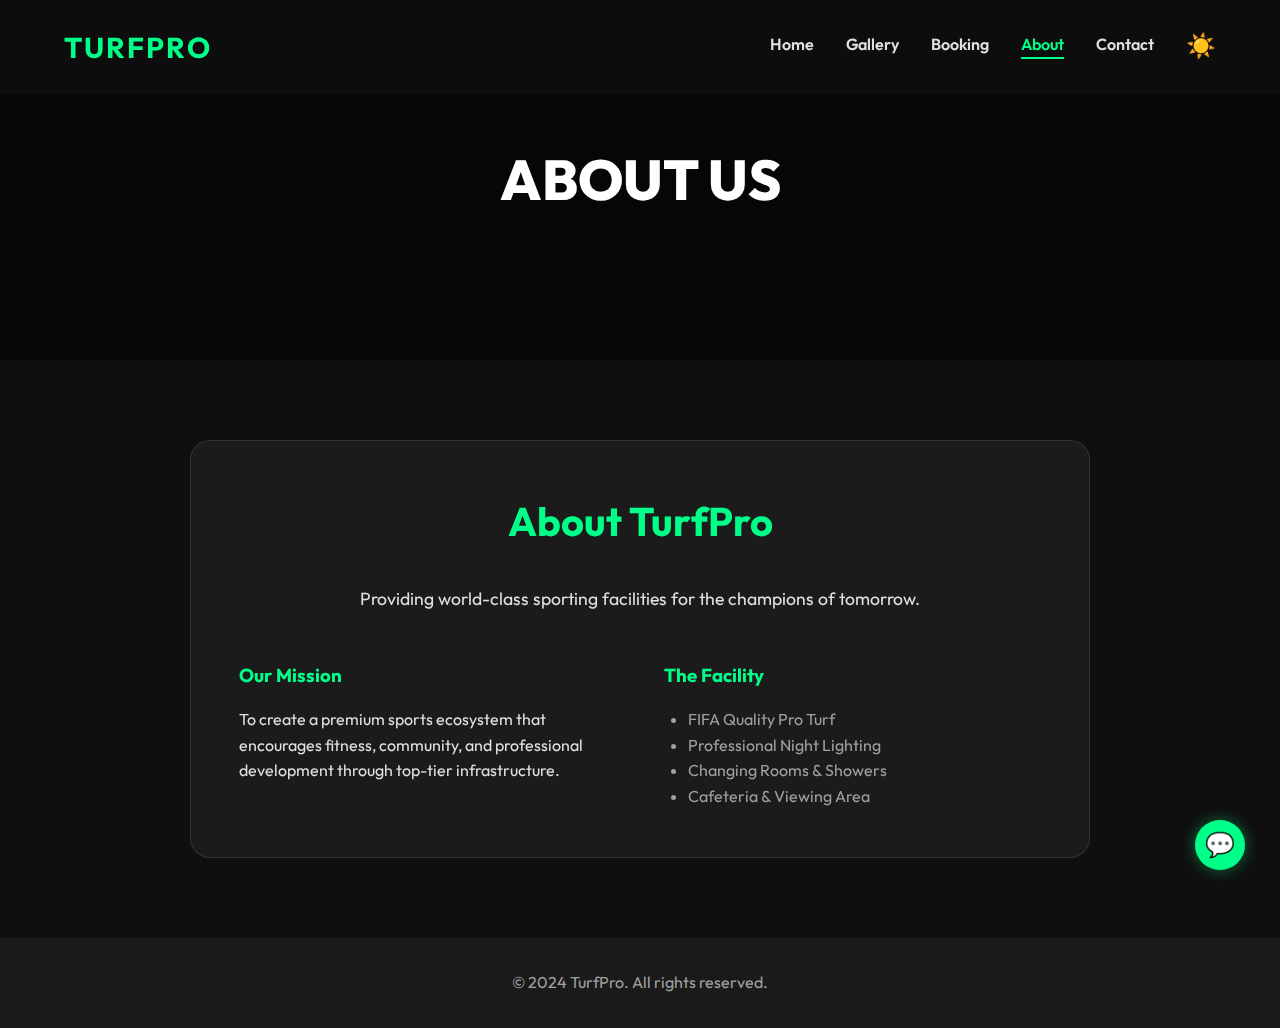
<file: about.html>
<!DOCTYPE html>
<html lang="en">

<head>
    <meta charset="UTF-8">
    <meta name="viewport" content="width=device-width, initial-scale=1.0">
    <title>About Us | TurfPro</title>
    <link rel="stylesheet" href="css/style.css">
</head>

<body>

    <header>
        <div class="logo">TurfPro</div>
        <nav>
            <ul>
                <li><a href="index.html">Home</a></li>
                <li><a href="gallery.html">Gallery</a></li>
                <li><a href="booking.html">Booking</a></li>
                <li><a href="about.html" class="active">About</a></li>
                <li><a href="contact.html">Contact</a></li>
                <li><button id="themeToggle" class="btn-icon">☀️</button></li>
            </ul>
        </nav>
    </header>

    <div class="page-header">
        <div class="page-header-content">
            <h1>About Us</h1>
        </div>
    </div>

    <section class="about-section">
        <div class="glass" style="padding: 3rem; border-radius: 20px; max-width: 900px; margin: 0 auto;">
            <div style="text-align: center; margin-bottom: 3rem;">
                <h2>About TurfPro</h2>
                <p style="font-size: 1.1rem; color: var(--text-color);">
                    Providing world-class sporting facilities for the champions of tomorrow.
                </p>
            </div>

            <div style="display: grid; grid-template-columns: 1fr 1fr; gap: 3rem; text-align: left;">
                <div>
                    <h3 style="color: var(--accent-color); margin-bottom: 1rem;">Our Mission</h3>
                    <p>To create a premium sports ecosystem that encourages fitness, community, and professional
                        development through top-tier infrastructure.</p>
                </div>
                <div>
                    <h3 style="color: var(--accent-color); margin-bottom: 1rem;">The Facility</h3>
                    <ul style="list-style: disc; padding-left: 1.5rem; color: var(--text-muted);">
                        <li>FIFA Quality Pro Turf</li>
                        <li>Professional Night Lighting</li>
                        <li>Changing Rooms & Showers</li>
                        <li>Cafeteria & Viewing Area</li>
                    </ul>
                </div>
            </div>
        </div>
    </section>

    <footer>
        <p>&copy; 2024 TurfPro. All rights reserved.</p>
    </footer>

    <script src="js/main.js"></script>
</body>

</html>
</file>
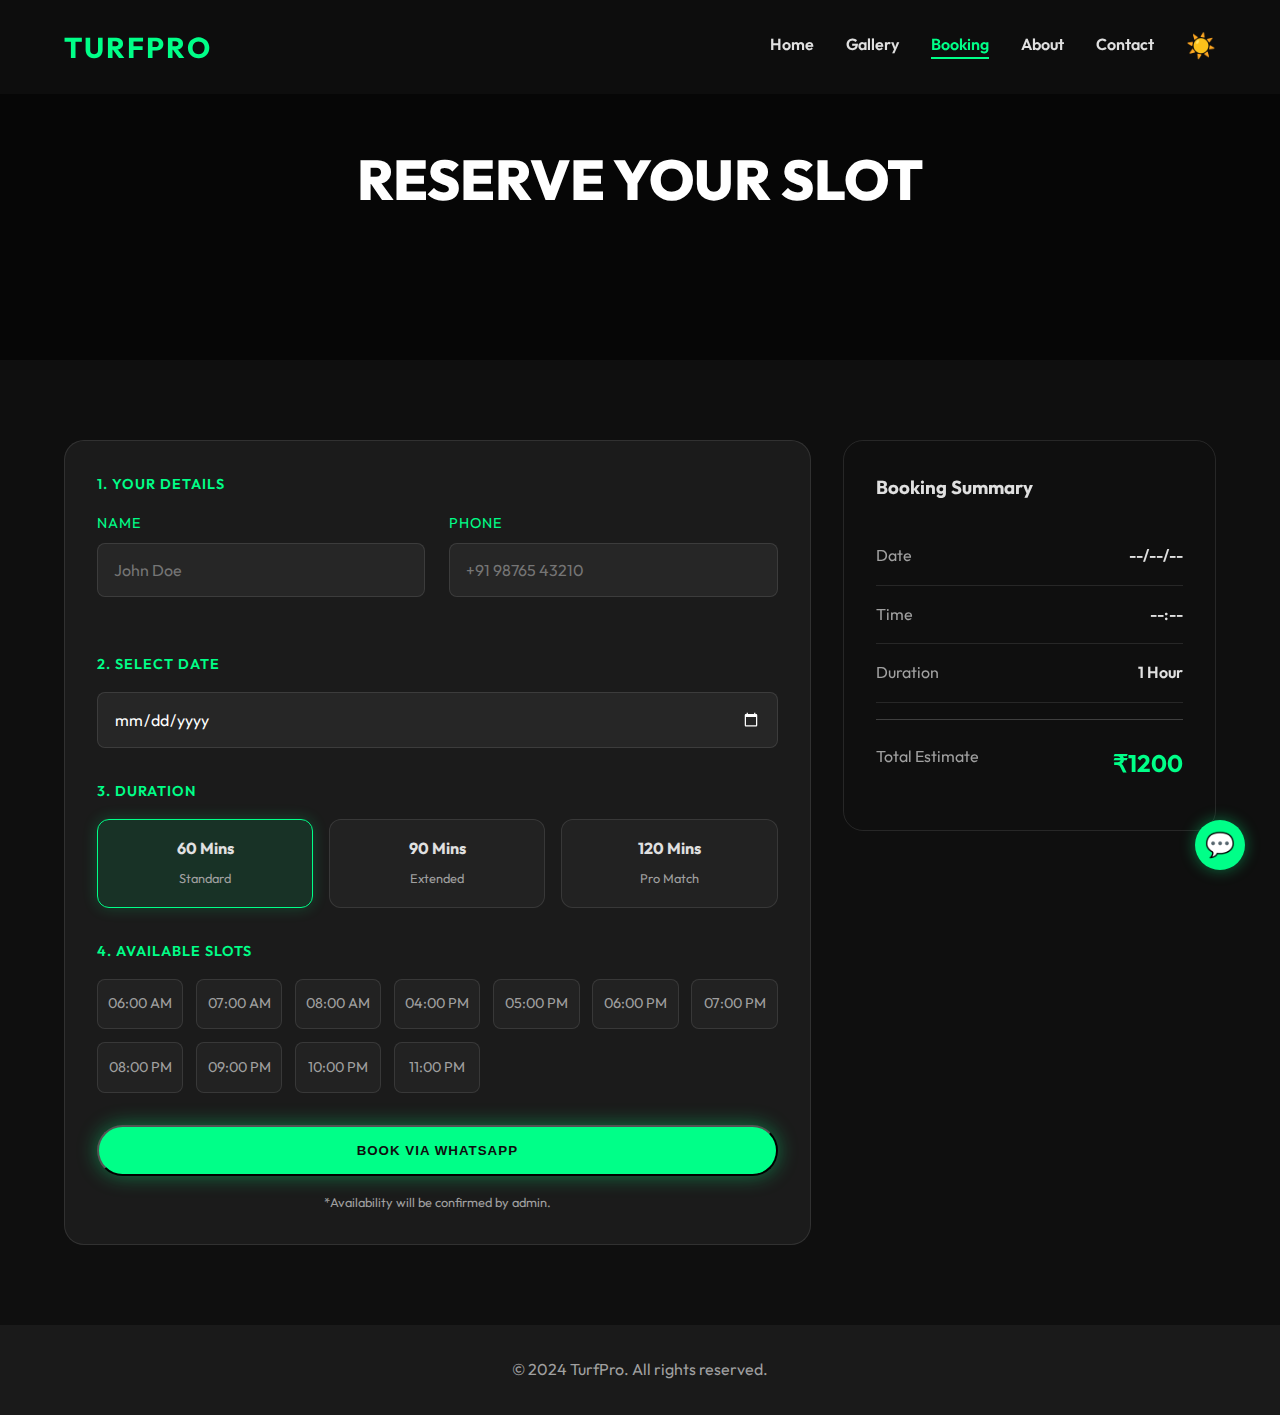
<file: booking.html>
<!DOCTYPE html>
<html lang="en">

<head>
    <meta charset="UTF-8">
    <meta name="viewport" content="width=device-width, initial-scale=1.0">
    <title>Book Now | TurfPro</title>
    <link rel="stylesheet" href="css/style.css">
</head>

<body>

    <header>
        <div class="logo">TurfPro</div>
        <nav>
            <ul>
                <li><a href="index.html">Home</a></li>
                <li><a href="gallery.html">Gallery</a></li>
                <li><a href="booking.html" class="active">Booking</a></li>
                <li><a href="about.html">About</a></li>
                <li><a href="contact.html">Contact</a></li>
                <li><button id="themeToggle" class="btn-icon">☀️</button></li>
            </ul>
        </nav>
    </header>

    <div class="page-header">
        <div class="page-header-content">
            <h1>Reserve Your Slot</h1>
        </div>
    </div>

    <section class="booking-section">
        <div class="booking-container reveal">
            <!-- Left: Booking Form Options -->
            <div class="booking-form-card">
                <form id="bookingForm">
                    <!-- Personal Info -->
                    <div style="margin-bottom: 2rem;">
                        <h3 class="section-label">1. Your Details</h3>
                        <div class="form-row">
                            <div class="form-group">
                                <label for="name">Name</label>
                                <input type="text" id="name" required placeholder="John Doe">
                            </div>
                            <div class="form-group">
                                <label for="phone">Phone</label>
                                <input type="tel" id="phone" required placeholder="+91 98765 43210">
                            </div>
                        </div>
                    </div>

                    <!-- Date Selection -->
                    <div style="margin-bottom: 2rem;">
                        <h3 class="section-label">2. Select Date</h3>
                        <input type="date" id="date" required>
                    </div>

                    <!-- Duration Selection -->
                    <div style="margin-bottom: 2rem;">
                        <h3 class="section-label">3. Duration</h3>
                        <div class="options-grid" id="durationOptions">
                            <div class="option-card selected" data-value="1 Hour">
                                <h4>60 Mins</h4>
                                <span>Standard</span>
                            </div>
                            <div class="option-card" data-value="1.5 Hours">
                                <h4>90 Mins</h4>
                                <span>Extended</span>
                            </div>
                            <div class="option-card" data-value="2 Hours">
                                <h4>120 Mins</h4>
                                <span>Pro Match</span>
                            </div>
                        </div>
                        <input type="hidden" id="duration" value="1 Hour">
                    </div>

                    <!-- Time Slot Selection -->
                    <div style="margin-bottom: 2rem;">
                        <h3 class="section-label">4. Available Slots</h3>
                        <div class="time-grid" id="timeSlots">
                            <!-- JS will generate these -->
                            <div class="time-slot" data-time="06:00 AM">06:00 AM</div>
                            <div class="time-slot" data-time="07:00 AM">07:00 AM</div>
                            <div class="time-slot" data-time="08:00 AM">08:00 AM</div>
                            <div class="time-slot" data-time="04:00 PM">04:00 PM</div>
                            <div class="time-slot" data-time="05:00 PM">05:00 PM</div>
                            <div class="time-slot" data-time="06:00 PM">06:00 PM</div>
                            <div class="time-slot" data-time="07:00 PM">07:00 PM</div>
                            <div class="time-slot" data-time="08:00 PM">08:00 PM</div>
                            <div class="time-slot" data-time="09:00 PM">09:00 PM</div>
                            <div class="time-slot" data-time="10:00 PM">10:00 PM</div>
                            <div class="time-slot" data-time="11:00 PM">11:00 PM</div>
                        </div>
                        <input type="hidden" id="time" required>
                    </div>

                    <button type="submit" class="btn" style="width: 100%;">Book via WhatsApp</button>
                    <p style="text-align: center; margin-top: 1rem; font-size: 0.8rem; color: var(--text-muted);">
                        *Availability will be confirmed by admin.
                    </p>
                </form>
            </div>

            <!-- Right: Live Summary -->
            <div class="booking-summary">
                <h3 style="margin-bottom: 1.5rem;">Booking Summary</h3>

                <div class="summary-row">
                    <span class="summary-label">Date</span>
                    <span class="summary-value" id="summaryDate">--/--/--</span>
                </div>
                <div class="summary-row">
                    <span class="summary-label">Time</span>
                    <span class="summary-value" id="summaryTime">--:--</span>
                </div>
                <div class="summary-row">
                    <span class="summary-label">Duration</span>
                    <span class="summary-value" id="summaryDuration">1 Hour</span>
                </div>

                <div class="summary-row">
                    <span class="summary-label">Total Estimate</span>
                    <span class="summary-value total-price" id="summaryPrice">₹1200</span>
                </div>
            </div>
        </div>
    </section>

    <footer>
        <p>&copy; 2024 TurfPro. All rights reserved.</p>
    </footer>

    <script src="js/main.js"></script>
</body>

</html>
</file>
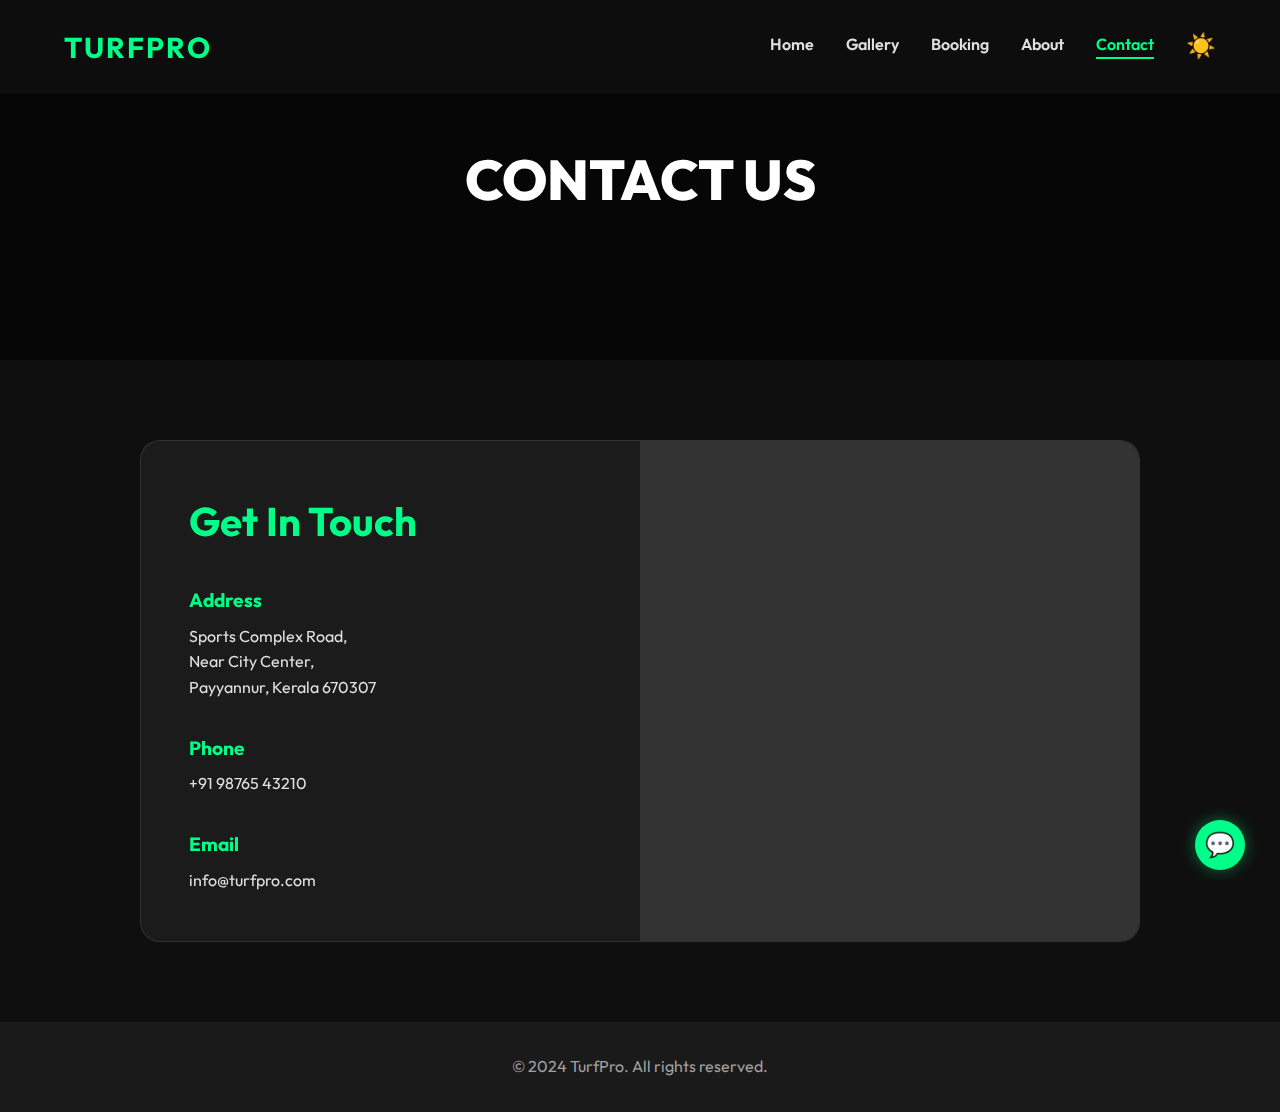
<file: contact.html>
<!DOCTYPE html>
<html lang="en">

<head>
    <meta charset="UTF-8">
    <meta name="viewport" content="width=device-width, initial-scale=1.0">
    <title>Contact Us | TurfPro</title>
    <link rel="stylesheet" href="css/style.css">
</head>

<body>

    <header>
        <div class="logo">TurfPro</div>
        <nav>
            <ul>
                <li><a href="index.html">Home</a></li>
                <li><a href="gallery.html">Gallery</a></li>
                <li><a href="booking.html">Booking</a></li>
                <li><a href="about.html">About</a></li>
                <li><a href="contact.html" class="active">Contact</a></li>
                <li><button id="themeToggle" class="btn-icon">☀️</button></li>
            </ul>
        </nav>
    </header>

    <div class="page-header">
        <div class="page-header-content">
            <h1>Contact Us</h1>
        </div>
    </div>

    <section class="contact-section" style="padding: 5rem 5%;">
        <div class="glass"
            style="max-width: 1000px; margin: 0 auto; display: grid; grid-template-columns: 1fr 1fr; border-radius: 20px; overflow: hidden;">
            <!-- Contact Info -->
            <div style="padding: 3rem;">
                <h2 style="margin-bottom: 2rem;">Get In Touch</h2>

                <div style="margin-bottom: 2rem;">
                    <h3 style="color: var(--accent-color); font-size: 1.2rem; margin-bottom: 0.5rem;">Address</h3>
                    <p>Sports Complex Road, <br>Near City Center, <br>Payyannur, Kerala 670307</p>
                </div>

                <div style="margin-bottom: 2rem;">
                    <h3 style="color: var(--accent-color); font-size: 1.2rem; margin-bottom: 0.5rem;">Phone</h3>
                    <p><a href="tel:+919876543210">+91 98765 43210</a></p>
                </div>

                <div>
                    <h3 style="color: var(--accent-color); font-size: 1.2rem; margin-bottom: 0.5rem;">Email</h3>
                    <p><a href="mailto:info@turfpro.com">info@turfpro.com</a></p>
                </div>
            </div>

            <!-- Map Placeholder -->
            <div
                style="background-color: #333; min-height: 400px; display: flex; align-items: center; justify-content: center; color: #888;">
                <!-- User can replace iframe here -->
                <!-- <p>Google Map Placeholder</p>
                Example Map Iframe (Commented out): -->
<iframe
  src="https://maps.google.com/maps?q=8.4163371,77.0871614&z=15&output=embed"
  width="100%"
  height="100%"
  style="border:0;"
  loading="lazy">
</iframe>
               
            </div>
        </div>
    </section>

    <footer>
        <p>&copy; 2024 TurfPro. All rights reserved.</p>
    </footer>

    <script src="js/main.js"></script>
</body>

</html>
</file>
<file: css/style.css>
@import url('https://fonts.googleapis.com/css2?family=Outfit:wght@300;400;600;700&display=swap');

:root {
    --primary-color: #0F0F0F;
    --secondary-color: #1A1A1A;
    --accent-color: #00FF88;
    /* Neon Green */
    --text-color: #E0E0E0;
    --text-muted: #A0A0A0;
    --glass-bg: rgba(255, 255, 255, 0.05);
    --glass-border: rgba(255, 255, 255, 0.1);
    --font-main: 'Outfit', sans-serif;
    --transition: all 0.3s ease;
    --header-bg: rgba(15, 15, 15, 0.8);
}

* {
    margin: 0;
    padding: 0;
    box-sizing: border-box;
}

body {
    font-family: var(--font-main);
    background-color: var(--primary-color);
    color: var(--text-color);
    line-height: 1.6;
    overflow-x: hidden;
}

a {
    text-decoration: none;
    color: inherit;
    transition: var(--transition);
}

ul {
    list-style: none;
}

/* Glassmorphism Utility */
.glass {
    background: var(--glass-bg);
    backdrop-filter: blur(10px);
    -webkit-backdrop-filter: blur(10px);
    border: 1px solid var(--glass-border);
}

/* Navbar */
header {
    position: fixed;
    top: 0;
    left: 0;
    width: 100%;
    z-index: 1000;
    padding: 1.5rem 5%;
    display: flex;
    justify-content: space-between;
    align-items: center;
    background: var(--header-bg);
    backdrop-filter: blur(15px);
}

.logo {
    font-size: 1.8rem;
    font-weight: 700;
    color: var(--accent-color);
    text-transform: uppercase;
    letter-spacing: 2px;
}

nav ul {
    display: flex;
    gap: 2rem;
}

nav a {
    font-weight: 600;
    font-size: 1rem;
    position: relative;
}

nav a:hover,
nav a.active {
    color: var(--accent-color);
}

nav a::after {
    content: '';
    position: absolute;
    bottom: -5px;
    left: 0;
    width: 0;
    height: 2px;
    background: var(--accent-color);
    transition: var(--transition);
}

nav a:hover::after,
nav a.active::after {
    width: 100%;
}

/* Buttons */
.btn {
    display: inline-block;
    padding: 1rem 2.5rem;
    background: var(--accent-color);
    color: var(--primary-color);
    font-weight: 700;
    text-transform: uppercase;
    border-radius: 50px;
    letter-spacing: 1px;
    box-shadow: 0 0 20px rgba(0, 255, 136, 0.4);
}

.btn:hover {
    transform: translateY(-3px);
    box-shadow: 0 0 30px rgba(0, 255, 136, 0.6);
}

.btn-outline {
    background: transparent;
    border: 2px solid var(--accent-color);
    color: var(--accent-color);
    box-shadow: none;
}

.btn-outline:hover {
    background: var(--accent-color);
    color: var(--primary-color);
}

/* Hero Section */
.hero {
    position: relative;
    height: 100vh;
    display: flex;
    align-items: center;
    justify-content: center;
    text-align: center;
    overflow: hidden;
}

.hero-video {
    position: absolute;
    top: 50%;
    left: 50%;
    min-width: 100%;
    min-height: 100%;
    width: auto;
    height: auto;
    transform: translate(-50%, -50%);
    z-index: -1;
    object-fit: cover;
    filter: brightness(0.4);
}

/* Page Headers */
.page-header {
    height: 40vh;
    background-image: url('https://images.unsplash.com/photo-1543351611-58f69d7c1781?auto=format&fit=crop&q=80&w=1920');
    /* Placeholder - Turf Image */
    background-size: cover;
    background-position: center;
    position: relative;
    display: flex;
    align-items: center;
    justify-content: center;
    text-align: center;
}

.page-header::before {
    content: '';
    position: absolute;
    top: 0;
    left: 0;
    width: 100%;
    height: 100%;
    background: rgba(0, 0, 0, 0.6);
}

.page-header-content {
    position: relative;
    z-index: 1;
}

.page-header h1 {
    font-size: 3.5rem;
    color: #fff;
    /* Always white on header image */
    text-transform: uppercase;
    font-weight: 800;
}

.hero-content {
    z-index: 1;
    max-width: 800px;
    padding: 0 20px;
}

.hero h1 {
    font-size: 4rem;
    font-weight: 800;
    margin-bottom: 1rem;
    line-height: 1.1;
}

.hero p {
    font-size: 1.2rem;
    color: var(--text-muted);
    margin-bottom: 2.5rem;
}

/* Section General */
section {
    padding: 5rem 5%;
}

h2 {
    font-size: 2.5rem;
    margin-bottom: 2rem;
    color: var(--accent-color);
}

/* Footer */
footer {
    background: var(--secondary-color);
    padding: 2rem 5%;
    text-align: center;
    color: var(--text-muted);
    margin-top: auto;
}

/* Form Styles */
.booking-section {
    min-height: 80vh;
    /* Reduced from 100vh */
    padding: 5rem 5%;
    display: flex;
    justify-content: center;
    align-items: flex-start;
}

.form-container {
    padding: 3rem;
    border-radius: 20px;
    width: 100%;
    max-width: 600px;
}

.form-group {
    margin-bottom: 1.5rem;
}

.form-row {
    display: flex;
    gap: 1.5rem;
}

.form-row .form-group {
    flex: 1;
}

label {
    display: block;
    margin-bottom: 0.5rem;
    color: var(--accent-color);
    font-size: 0.9rem;
    text-transform: uppercase;
    letter-spacing: 1px;
}

input,
select {
    width: 100%;
    padding: 1rem;
    background: rgba(255, 255, 255, 0.05);
    border: 1px solid var(--glass-border);
    border-radius: 8px;
    color: #fff;
    font-family: var(--font-main);
    font-size: 1rem;
    transition: var(--transition);
}

input:focus,
select:focus {
    outline: none;
    border-color: var(--accent-color);
    background: rgba(255, 255, 255, 0.1);
}

/* Adjust date/time input vibe */
input[type="date"]::-webkit-calendar-picker-indicator,
input[type="time"]::-webkit-calendar-picker-indicator {
    filter: invert(1);
    cursor: pointer;
}

option {
    background: var(--secondary-color);
    color: var(--text-color);
}

/* Gallery Styles */
.gallery-grid {
    display: grid;
    grid-template-columns: repeat(auto-fit, minmax(300px, 1fr));
    gap: 20px;
    margin-top: 2rem;
}

.gallery-item {
    border-radius: 15px;
    overflow: hidden;
    height: 250px;
    border: 1px solid var(--glass-border);
    transition: var(--transition);
}

.gallery-item:hover {
    transform: scale(1.02);
    box-shadow: 0 0 20px rgba(0, 255, 136, 0.2);
}

.gallery-item img {
    width: 100%;
    height: 100%;
    object-fit: cover;
    transition: var(--transition);
}

.gallery-item:hover img {
    transform: scale(1.1);
}

/* Light Mode Variables */
body.light-mode {
    --primary-color: #F5F5F5;
    --secondary-color: #FFFFFF;
    --text-color: #333333;
    --text-muted: #666666;
    --glass-bg: rgba(0, 0, 0, 0.05);
    /* Darker glass for light mode */
    --glass-border: rgba(0, 0, 0, 0.1);
    --header-bg: rgba(255, 255, 255, 0.8);
}

.btn-icon {
    background: transparent;
    border: none;
    color: var(--text-color);
    font-size: 1.5rem;
    cursor: pointer;
    transition: var(--transition);
}

.btn-icon:hover {
    color: var(--accent-color);
    transform: rotate(15deg);
}

/* Chatbot Styles */
/* Chatbot Styles REMOVED - Replaced below */

/* Upcoming Events Section */
.events-section {
    padding: 5rem 5%;
    background: var(--primary-color);
}

.events-grid {
    display: grid;
    grid-template-columns: repeat(auto-fit, minmax(300px, 1fr));
    gap: 2rem;
    margin-top: 2rem;
}

.event-card {
    background: var(--glass-bg);
    border: 1px solid var(--glass-border);
    padding: 2rem;
    border-radius: 15px;
    text-align: center;
    transition: var(--transition);
}

.event-card:hover {
    transform: translateY(-5px);
    box-shadow: 0 10px 20px rgba(0, 255, 136, 0.1);
    border-color: var(--accent-color);
}

.event-date {
    font-size: 0.9rem;
    color: var(--accent-color);
    font-weight: 600;
    margin-bottom: 0.5rem;
    display: block;
}

.event-card h3 {
    margin-bottom: 1rem;
    color: var(--text-color);
}

.event-card p {
    color: var(--text-muted);
    margin-bottom: 1.5rem;
    font-size: 0.95rem;
}

/* Recent Winners Section */
.winners-section {
    padding: 5rem 5%;
    background: var(--secondary-color);
}

.winner-grid {
    display: grid;
    grid-template-columns: repeat(auto-fit, minmax(250px, 1fr));
    gap: 1.5rem;
    margin-top: 2rem;
}

.winner-item {
    position: relative;
    border-radius: 15px;
    overflow: hidden;
    height: 300px;
    cursor: pointer;
}

.winner-item img {
    width: 100%;
    height: 100%;
    object-fit: cover;
    transition: transform 0.5s ease;
}

.winner-item:hover {
    box-shadow: 0 10px 30px rgba(0, 255, 136, 0.2);
}

.winner-item:hover img {
    transform: scale(1.15) rotate(1deg);
}

.winner-overlay {
    position: absolute;
    bottom: 0;
    left: 0;
    width: 100%;
    background: linear-gradient(to top, rgba(0, 0, 0, 0.9), transparent);
    padding: 2rem 1.5rem 1rem;
    color: #fff;
    transform: translateY(20px);
    transition: var(--transition);
    opacity: 0.9;
}

.winner-item:hover .winner-overlay {
    transform: translateY(0);
}

.winner-overlay h4 {
    color: var(--accent-color);
    font-size: 1.2rem;
    margin-bottom: 0.2rem;
}

.winner-overlay p {
    font-size: 0.9rem;
    color: #ddd;
}

/* ===========================
   Proactive Enhancements 
   =========================== */

/* 1. Scroll Reveal Animation */
.reveal {
    opacity: 0;
    transform: translateY(50px);
    transition: all 0.8s ease-out;
}

.reveal.active {
    opacity: 1;
    transform: translateY(0);
}

/* 2. Stats Section */
.stats-section {
    padding: 4rem 5%;
    background: var(--primary-color);
    border-top: 1px solid var(--glass-border);
    border-bottom: 1px solid var(--glass-border);
}

.stats-grid {
    display: flex;
    justify-content: space-around;
    flex-wrap: wrap;
    gap: 2rem;
    max-width: 1200px;
    margin: 0 auto;
}

.stat-item {
    text-align: center;
    padding: 2rem;
    background: var(--glass-bg);
    border: 1px solid var(--glass-border);
    border-radius: 15px;
    min-width: 200px;
    transition: var(--transition);
}

.stat-item:hover {
    transform: translateY(-5px);
    border-color: var(--accent-color);
}

.stat-number {
    display: block;
    font-size: 3rem;
    font-weight: 800;
    color: var(--accent-color);
    margin-bottom: 0.5rem;
}

.stat-label {
    font-size: 1.1rem;
    color: var(--text-color);
    text-transform: uppercase;
    letter-spacing: 1px;
}

/* ===========================
   Modern Booking UI 
   =========================== */

/* Remove old form structure constraints */
.booking-section {
    display: block;
    min-height: auto;
}

.booking-container {
    display: grid;
    grid-template-columns: 2fr 1fr;
    gap: 2rem;
    max-width: 1200px;
    margin: 0 auto;
}

@media (max-width: 768px) {
    .booking-container {
        grid-template-columns: 1fr;
    }
}

.booking-form-card {
    background: var(--glass-bg);
    border: 1px solid var(--glass-border);
    border-radius: 20px;
    padding: 2rem;
}

.section-label {
    font-size: 0.9rem;
    text-transform: uppercase;
    color: var(--accent-color);
    margin-bottom: 1rem;
    letter-spacing: 1px;
    font-weight: 600;
}

/* Option Cards (Duration) */
.options-grid {
    display: grid;
    grid-template-columns: repeat(auto-fit, minmax(100px, 1fr));
    gap: 1rem;
    margin-bottom: 2rem;
}

.option-card {
    background: rgba(255, 255, 255, 0.03);
    border: 1px solid var(--glass-border);
    padding: 1rem;
    border-radius: 12px;
    text-align: center;
    cursor: pointer;
    transition: var(--transition);
}

.option-card:hover {
    background: rgba(255, 255, 255, 0.08);
}

.option-card.selected {
    border-color: var(--accent-color);
    background: rgba(0, 255, 136, 0.1);
    box-shadow: 0 0 15px rgba(0, 255, 136, 0.2);
}

.option-card h4 {
    margin-bottom: 0.2rem;
    color: var(--text-color);
}

.option-card span {
    font-size: 0.8rem;
    color: var(--text-muted);
}

/* Time Slot Grid */
.time-grid {
    display: grid;
    grid-template-columns: repeat(auto-fill, minmax(80px, 1fr));
    gap: 0.8rem;
    margin-bottom: 2rem;
}

.time-slot {
    padding: 0.8rem 0.5rem;
    background: rgba(255, 255, 255, 0.03);
    border: 1px solid var(--glass-border);
    border-radius: 8px;
    text-align: center;
    cursor: pointer;
    font-size: 0.9rem;
    transition: var(--transition);
    color: var(--text-muted);
}

.time-slot:hover {
    border-color: #fff;
    color: #fff;
}

.time-slot.selected {
    background: var(--accent-color);
    color: #000;
    border-color: var(--accent-color);
    font-weight: 700;
    box-shadow: 0 0 15px rgba(0, 255, 136, 0.4);
}

/* Summary Card */
.booking-summary {
    border-radius: 20px;
    padding: 2rem;
    height: fit-content;
    position: sticky;
    top: 100px;
    border: 1px solid var(--glass-border);
}



.summary-row {
    display: flex;
    justify-content: space-between;
    padding: 1rem 0;
    border-bottom: 1px solid rgba(255, 255, 255, 0.1);
}

.summary-row:last-child {
    border-bottom: none;
    margin-top: 1rem;
    padding-top: 1.5rem;
    border-top: 1px solid rgba(255, 255, 255, 0.2);
}

.summary-label {
    color: var(--text-muted);
}

.summary-value {
    color: var(--text-color);
    font-weight: 600;
}

.total-price {
    font-size: 1.5rem;
    color: var(--accent-color);
    font-weight: 700;
}

/* ===========================
   Chatbot PRO Styles 
   =========================== */
.chatbot-toggler {
    position: fixed;
    bottom: 30px;
    right: 35px;
    outline: none;
    border: none;
    height: 50px;
    width: 50px;
    display: flex;
    cursor: pointer;
    align-items: center;
    justify-content: center;
    border-radius: 50%;
    background: var(--accent-color);
    color: var(--primary-color);
    font-size: 1.5rem;
    transition: all 0.2s ease;
    z-index: 9999;
    box-shadow: 0 0 15px rgba(0, 255, 136, 0.4);
}

body.show-chatbot .chatbot-toggler {
    transform: rotate(90deg);
}

.chatbot {
    position: fixed;
    right: 35px;
    bottom: 90px;
    width: 380px;
    background: var(--secondary-color);
    border-radius: 15px;
    overflow: hidden;
    opacity: 0;
    pointer-events: none;
    transform: scale(0.5);
    transform-origin: bottom right;
    transition: all 0.1s ease;
    box-shadow: 0 0 128px 0 rgba(0, 0, 0, 0.1),
        0 32px 64px -48px rgba(0, 0, 0, 0.5);
    z-index: 9998;
    border: 1px solid var(--glass-border);
    display: flex;
    flex-direction: column;
}

body.show-chatbot .chatbot {
    opacity: 1;
    pointer-events: auto;
    transform: scale(1);
}

/* Header */
.chatbot header {
    padding: 16px 0;
    position: relative;
    text-align: center;
    color: #000;
    background: var(--accent-color);
    box-shadow: 0 2px 10px rgba(0, 0, 0, 0.1);
    display: flex;
    align-items: center;
    justify-content: center;
}

.chatbot header h2 {
    font-size: 1.2rem;
    font-weight: 700;
    margin: 0;
    color: var(--primary-color);
    text-transform: uppercase;
    letter-spacing: 1px;
}

.chatbot header .close-btn {
    position: absolute;
    right: 15px;
    top: 50%;
    cursor: pointer;
    font-size: 1.2rem;
    transform: translateY(-50%);
    display: none;
    /* Hidden on desktop, shown on mobile if needed */
}

/* Chatbox */
.chatbot .chatbox {
    overflow-y: auto;
    height: 350px;
    padding: 20px;
    background: var(--secondary-color);
    display: flex;
    flex-direction: column;
    gap: 15px;
}

.chatbox .chat {
    display: flex;
    list-style: none;
    align-items: flex-end;
}

.chatbox .outgoing {
    justify-content: flex-end;
}

.chatbox .incoming span {
    width: 32px;
    height: 32px;
    background: var(--accent-color);
    color: #000;
    text-align: center;
    line-height: 32px;
    border-radius: 50%;
    margin-right: 10px;
    font-size: 1.2rem;
    flex-shrink: 0;
}

.chatbox .chat p {
    white-space: pre-wrap;
    padding: 12px 16px;
    border-radius: 15px 15px 15px 0;
    max-width: 80%;
    color: var(--text-color);
    background: var(--glass-bg);
    border: 1px solid var(--glass-border);
    font-size: 0.95rem;
    line-height: 1.4;
}

.chatbox .outgoing p {
    border-radius: 15px 15px 0 15px;
    background: var(--accent-color);
    color: #000;
    border: none;
}

.chatbox .incoming p {
    border-radius: 15px 15px 15px 0;
}

/* Quick Replies */
.chat-options {
    display: flex;
    flex-wrap: wrap;
    gap: 8px;
    margin-top: 5px;
    margin-bottom: 5px;
}

.chat-option-btn {
    background: transparent;
    border: 1px solid var(--accent-color);
    color: var(--accent-color);
    padding: 6px 12px;
    border-radius: 20px;
    cursor: pointer;
    font-size: 0.85rem;
    transition: var(--transition);
    font-family: var(--font-main);
}

.chat-option-btn:hover {
    background: var(--accent-color);
    color: var(--primary-color);
}

/* Input Area */
.chatbot .chat-input {
    display: flex;
    gap: 10px;
    padding: 15px;
    border-top: 1px solid var(--glass-border);
    background: var(--secondary-color);
    align-items: center;
}

.chat-input textarea {
    height: 45px;
    width: 100%;
    border: 1px solid var(--glass-border);
    outline: none;
    resize: none;
    padding: 10px 15px;
    font-size: 0.95rem;
    background: var(--glass-bg);
    color: var(--text-color);
    border-radius: 25px;
    font-family: var(--font-main);
}

.chat-input textarea::placeholder {
    color: var(--text-muted);
}

.chat-input span {
    color: var(--accent-color);
    cursor: pointer;
    font-size: 1.5rem;
    transition: var(--transition);
    height: 40px;
    width: 40px;
    display: flex;
    align-items: center;
    justify-content: center;
    border-radius: 50%;
}

.chat-input span:hover {
    background: rgba(0, 255, 136, 0.1);
}

/* Mobile Responsiveness */
@media (max-width: 490px) {
    .chatbot {
        right: 0;
        bottom: 0;
        height: 100%;
        width: 100%;
        border-radius: 0;
    }

    .chatbot .chatbox {
        height: 90%;
        padding-bottom: 70px;
        /* Space for input */
    }

    .chatbot header {
        justify-content: space-between;
        padding: 15px 20px;
    }

    .chatbot header .close-btn {
        display: block;
        position: static;
        transform: none;
        color: var(--primary-color);
    }
}
</file>
